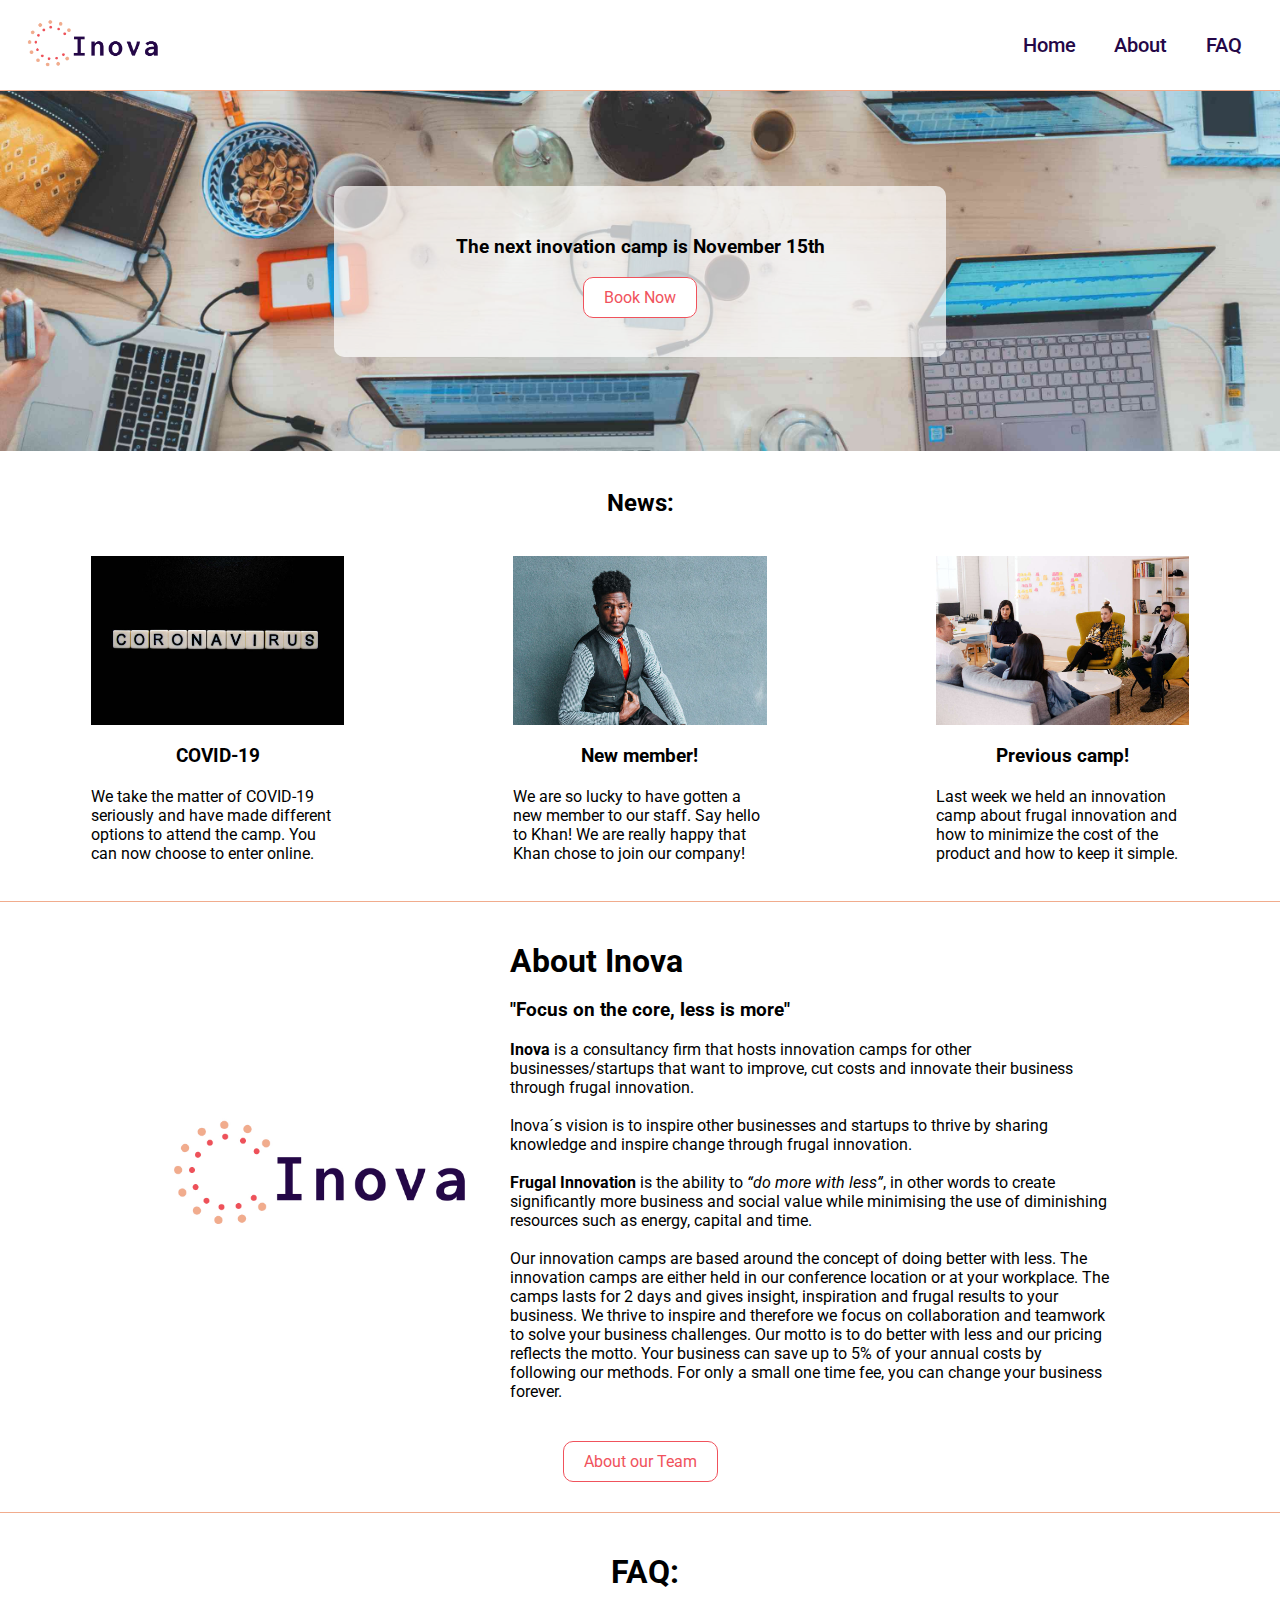
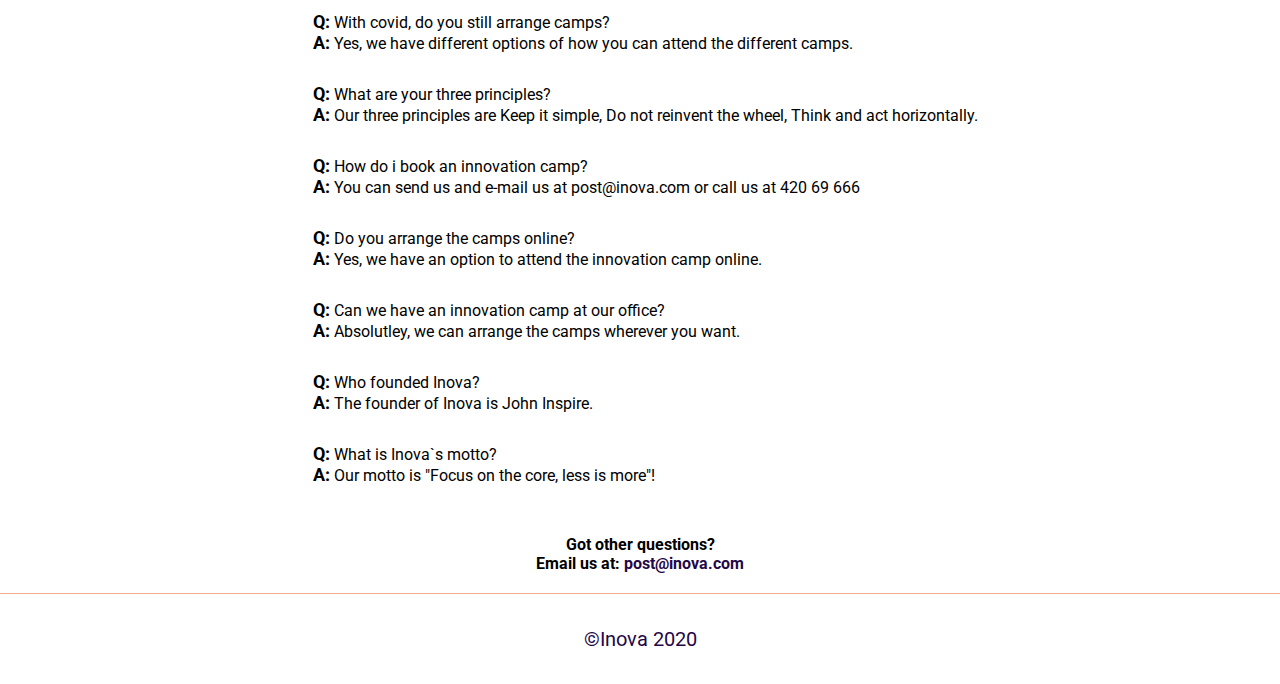
<file: index.html>
<!DOCTYPE html>
<html lang="en">
  <head>
    <meta charset="UTF-8" />
    <meta name="viewport" content="width=device-width, initial-scale=1.0" />
    <title>Inova</title>
    <link rel="stylesheet" href="assets/css/index.css" />
    <link rel="stylesheet" href="assets/css/nav.css" />
    <link rel="stylesheet" href="assets/css/slideshow.css" />
    <link rel="stylesheet" href="assets/css/news.css" />
    <link rel="stylesheet" href="assets/css/aboutinova.css" />
    <link rel="stylesheet" href="assets/css/faq.css" />
    <link rel="stylesheet" href="assets/css/footer.css" />
    <link
      href="https://fonts.googleapis.com/css2?family=Roboto:wght@400;500&display=swap"
      rel="stylesheet"
    />
    <link rel="icon" type="image/png" href="assets/img/favicon.png" />
  </head>
  <body>
    <nav>
      <a href="index.html">
        <img src="assets/img/nav-logo.jpg" alt="inova logo"
      /></a>
      <div class="nav-links">
        <a href="">Home</a>
        <a href="#about">About</a>
        <a href="#faq">FAQ</a>
      </div>
    </nav>

    <div class="content">
      <div class="slideshow">
        <div class="slideshow-img">
          <div class="slideshow-overlay">
            <h3>The next inovation camp is November 15th</h3>
            <a class="button" href="calendar.html">Book Now</a>
          </div>
        </div>
      </div>

      <div class="news">
        <h2>News:</h2>

        <div class="news-articles">
          <div class="article">
            <img src="assets/img/news-covid.jpg" alt="covid 19" />
            <h3>COVID-19</h3>
            <p>
              We take the matter of COVID-19 seriously and have made different
              options to attend the camp. You can now choose to enter online.
            </p>
          </div>

          <div class="article">
            <img src="assets/img/news-new-employee.jpg" alt="portrait" />
            <h3>New member!</h3>
            <p>
              We are so lucky to have gotten a new member to our staff. Say
              hello to Khan! We are really happy that Khan chose to join our
              company!
            </p>
          </div>

          <div class="article">
            <img
              src="assets/img/news-innovation-camp.jpg"
              alt="group of people"
            />
            <h3>Previous camp!</h3>
            <p>
              Last week we held an innovation camp about frugal innovation and
              how to minimize the cost of the product and how to keep it simple.
            </p>
          </div>
        </div>
      </div>
    </div>

    <div id="about">
      <div class="aboutcontainer">
        <img class="image" src="assets/img/nav-logo.jpg" alt="inova logo" />

        <div class="text">
          <h1>About Inova</h1>
          <br />
          <h3>"Focus on the core, less is more"</h3>
          <br />
          <p>
            <strong>Inova</strong> is a consultancy firm that hosts innovation
            camps for other businesses/startups that want to improve, cut costs
            and innovate their business through frugal innovation.
          </p>
          <br />
          <p>
            Inova´s vision is to inspire other businesses and startups to thrive
            by sharing knowledge and inspire change through frugal innovation.
          </p>
          <br />
          <p>
            <strong>Frugal Innovation</strong> is the ability to
            <em>“do more with less”</em>, in other words to create significantly
            more business and social value while minimising the use of
            diminishing resources such as energy, capital and time.
          </p>
          <br />
          <p>
            Our innovation camps are based around the concept of doing better
            with less. The innovation camps are either held in our conference
            location or at your workplace. The camps lasts for 2 days and gives
            insight, inspiration and frugal results to your business. We thrive
            to inspire and therefore we focus on collaboration and teamwork to
            solve your business challenges. Our motto is to do better with less
            and our pricing reflects the motto. Your business can save up to 5%
            of your annual costs by following our methods. For only a small one
            time fee, you can change your business forever.
          </p>
        </div>
      </div>

      <div class="button-container">
        <a class="button" href="about-us.html">About our Team</a>
      </div>
    </div>

    <div id="faq" class="faq-container">
      <div class="faq">
        <h1>FAQ:</h1>
        <p>
          <span class="letter">Q:</span> With covid, do you still arrange camps?
        </p>
        <p class="a">
          <span class="letter">A:</span> Yes, we have different options of how
          you can attend the different camps.
        </p>
        <p><span class="letter">Q:</span> What are your three principles?</p>
        <p class="a">
          <span class="letter">A:</span> Our three principles are Keep it
          simple, Do not reinvent the wheel, Think and act horizontally.
        </p>
        <p><span class="letter">Q:</span> How do i book an innovation camp?</p>
        <p class="a">
          <span class="letter">A:</span> You can send us and e-mail us at
          post@inova.com or call us at 420 69 666
        </p>
        <p><span class="letter">Q:</span> Do you arrange the camps online?</p>
        <p class="a">
          <span class="letter">A:</span> Yes, we have an option to attend the
          innovation camp online.
        </p>
        <p>
          <span class="letter">Q:</span> Can we have an innovation camp at our
          office?
        </p>
        <p class="a">
          <span class="letter">A:</span> Absolutley, we can arrange the camps
          wherever you want.
        </p>
        <p><span class="letter">Q:</span> Who founded Inova?</p>
        <p class="a">
          <span class="letter">A:</span> The founder of Inova is John Inspire.
        </p>
        <p><span class="letter">Q:</span> What is Inova`s motto?</p>
        <p class="a">
          <span class="letter">A:</span> Our motto is "Focus on the core, less
          is more"!
        </p>
      </div>

      <div class="other-questions">
        <p>Got other questions?</p>
        <p>
          Email us at:
          <a class="link" href="mailto:post@inova.com">post@inova.com</a>
        </p>
      </div>
    </div>

    <footer><span>&#169; </span>Inova 2020</footer>

    <script src="assets/js/slideshow.js"></script>
  </body>
</html>
</file>
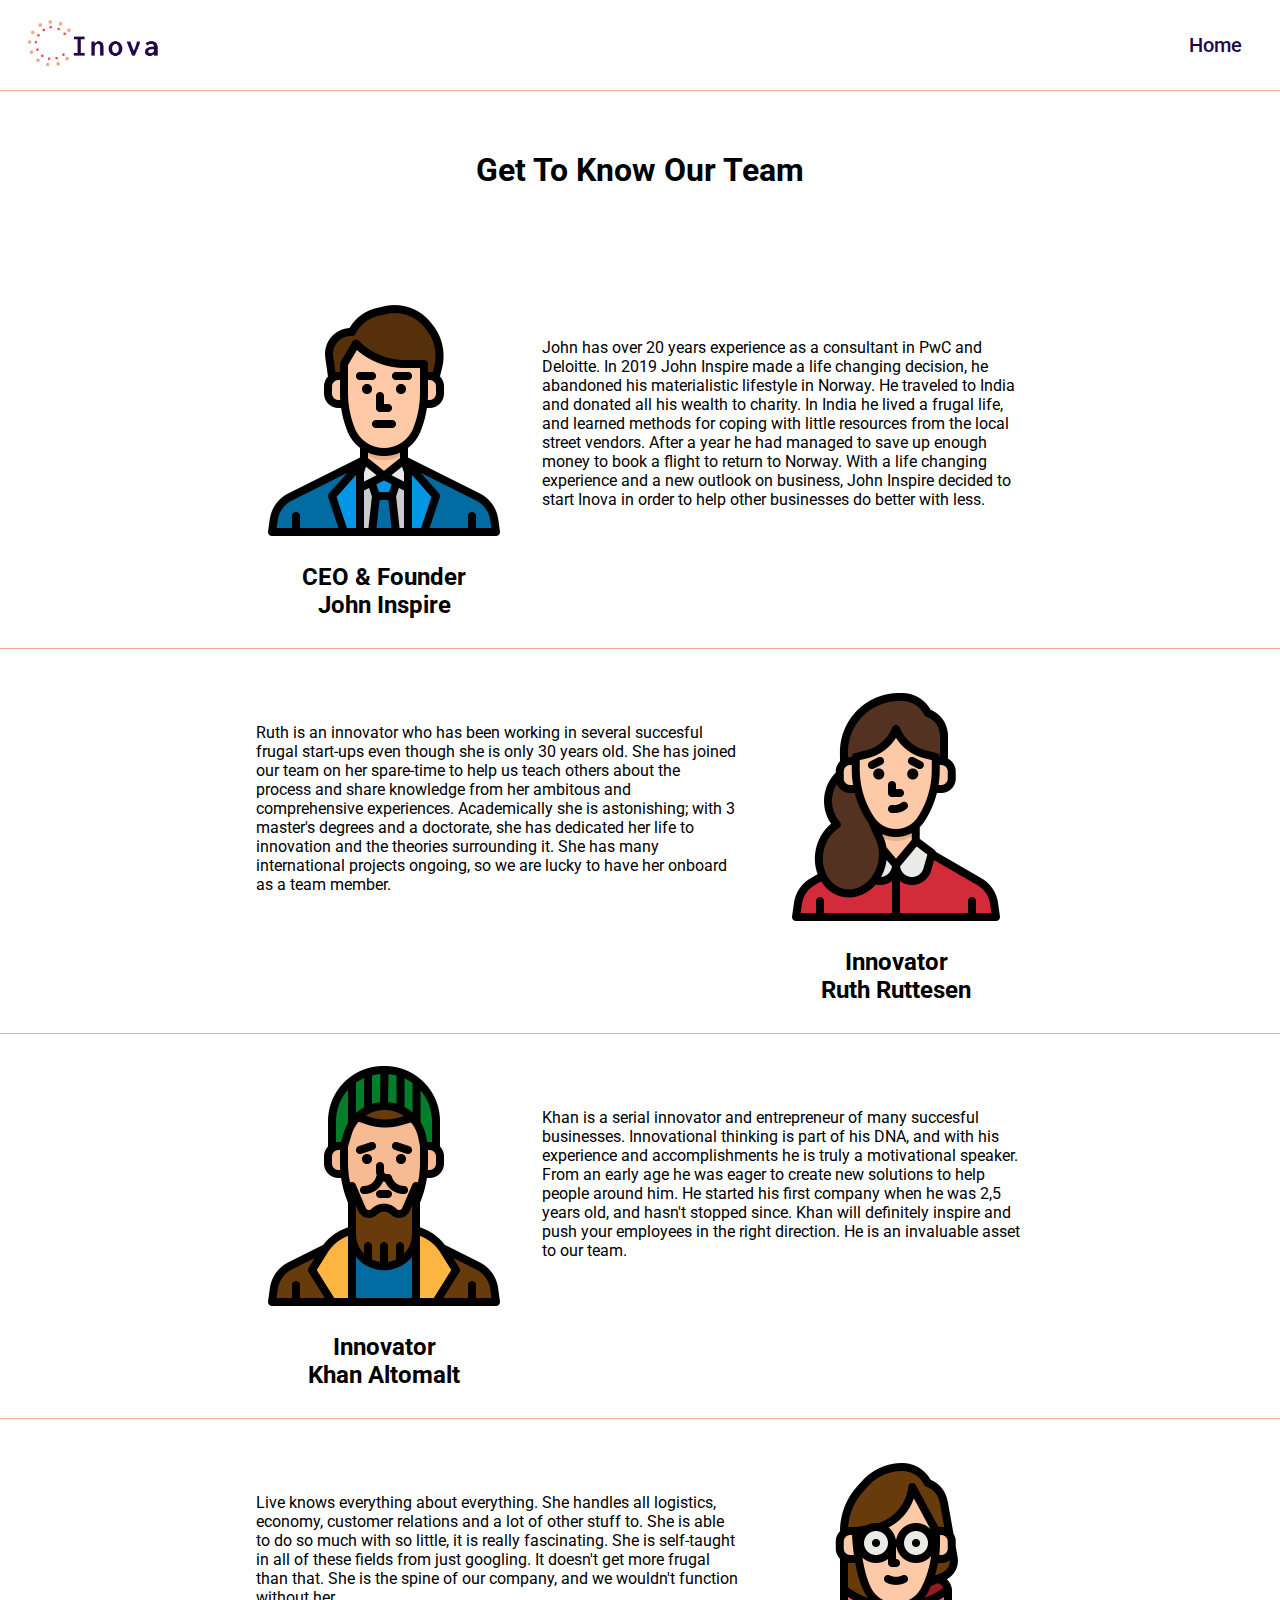
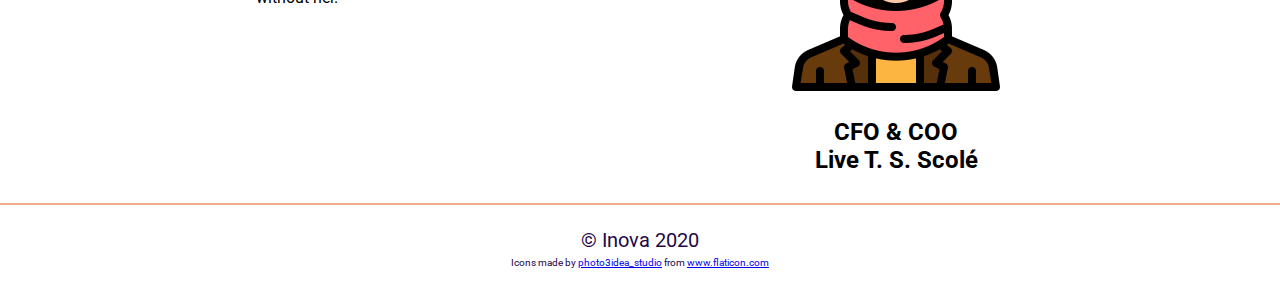
<file: about-us.html>
<!DOCTYPE html>
<html lang="en">
  <head>
    <meta charset="UTF-8" />
    <meta name="viewport" content="width=device-width, initial-scale=1.0" />
    <title>Inova</title>
    <link rel="stylesheet" href="assets/css/about-us.css" />
    <link rel="stylesheet" href="assets/css/nav.css" />
    <link rel="stylesheet" href="assets/css/footer.css" />
    <link
      href="https://fonts.googleapis.com/css2?family=Roboto:wght@400;500&display=swap"
      rel="stylesheet"
    />
    <link rel="icon" type="image/png" href="assets/img/favicon.png" />
  </head>

  <body>
    <nav>
      <a href="index.html">
        <img src="assets/img/nav-logo.jpg" alt="inova logo"
      /></a>
      <div class="nav-links">
        <a href="index.html">Home</a>
      </div>
    </nav>

    <div class="content">
      <div>
        <h1>Get To Know Our Team</h1>
      </div>
      <div class="about-container">
        <div>
          <img
            src="assets/img/john-inspire.png"
            alt="Picture of CEO John Inspire"
          />
          <h2>
            CEO & Founder<br />
            John Inspire
          </h2>
        </div>
        <div>
          <p>
            John has over 20 years experience as a consultant in PwC and
            Deloitte. In 2019 John Inspire made a life changing decision, he
            abandoned his materialistic lifestyle in Norway. He traveled to
            India and donated all his wealth to charity. In India he lived a
            frugal life, and learned methods for coping with little resources
            from the local street vendors. After a year he had managed to save
            up enough money to book a flight to return to Norway. With a life
            changing experience and a new outlook on business, John Inspire
            decided to start Inova in order to help other businesses do better
            with less.
          </p>
        </div>
      </div>
      <div class="about-container-alternate">
        <div>
          <p class="alternate">
            Ruth is an innovator who has been working in several succesful
            frugal start-ups even though she is only 30 years old. She has
            joined our team on her spare-time to help us teach others about the
            process and share knowledge from her ambitous and comprehensive
            experiences. Academically she is astonishing; with 3 master's
            degrees and a doctorate, she has dedicated her life to innovation
            and the theories surrounding it. She has many international projects
            ongoing, so we are lucky to have her onboard as a team member.
          </p>
        </div>
        <div>
          <img
            src="assets/img/ruth-ruttesen.png"
            alt="Picture of Innovator Ruth Ruttesen"
          />
          <h2>
            Innovator<br />
            Ruth Ruttesen
          </h2>
        </div>
      </div>
      <div class="about-container">
        <div>
          <img
            src="assets/img/khan-altomalt.png"
            alt="Picture of Innovator Khan Altomalt "
          />
          <h2>
            Innovator<br />
            Khan Altomalt
          </h2>
        </div>
        <div>
          <p>
            Khan is a serial innovator and entrepreneur of many succesful
            businesses. Innovational thinking is part of his DNA, and with his
            experience and accomplishments he is truly a motivational speaker.
            From an early age he was eager to create new solutions to help
            people around him. He started his first company when he was 2,5
            years old, and hasn't stopped since. Khan will definitely inspire
            and push your employees in the right direction. He is an invaluable
            asset to our team.
          </p>
        </div>
      </div>
      <div class="about-container-alternate">
        <div>
          <p class="alternate">
            Live knows everything about everything. She handles all logistics,
            economy, customer relations and a lot of other stuff to. She is able
            to do so much with so little, it is really fascinating. She is
            self-taught in all of these fields from just googling. It doesn't
            get more frugal than that. She is the spine of our company, and we
            wouldn't function without her.
          </p>
        </div>
        <div>
          <img
            src="assets/img/live-t-s-scole.png"
            alt="Picture of CFO, COO Live T. S. Scolé"
          />
          <h2>
            CFO & COO<br />
            Live T. S. Scolé
          </h2>
        </div>
      </div>
    </div>

    <footer>
      <div class="about-us-footer">
        <div><span>&#169; </span>Inova 2020</div>
        <p>
          Icons made by
          <a
            href="https://www.flaticon.com/authors/photo3idea-studio"
            title="photo3idea_studio"
          >
            photo3idea_studio</a
          >
          from
          <a href="https://www.flaticon.com/" title="Flaticon">
            www.flaticon.com</a
          >
        </p>
      </div>
    </footer>
  </body>
</html>
</file>
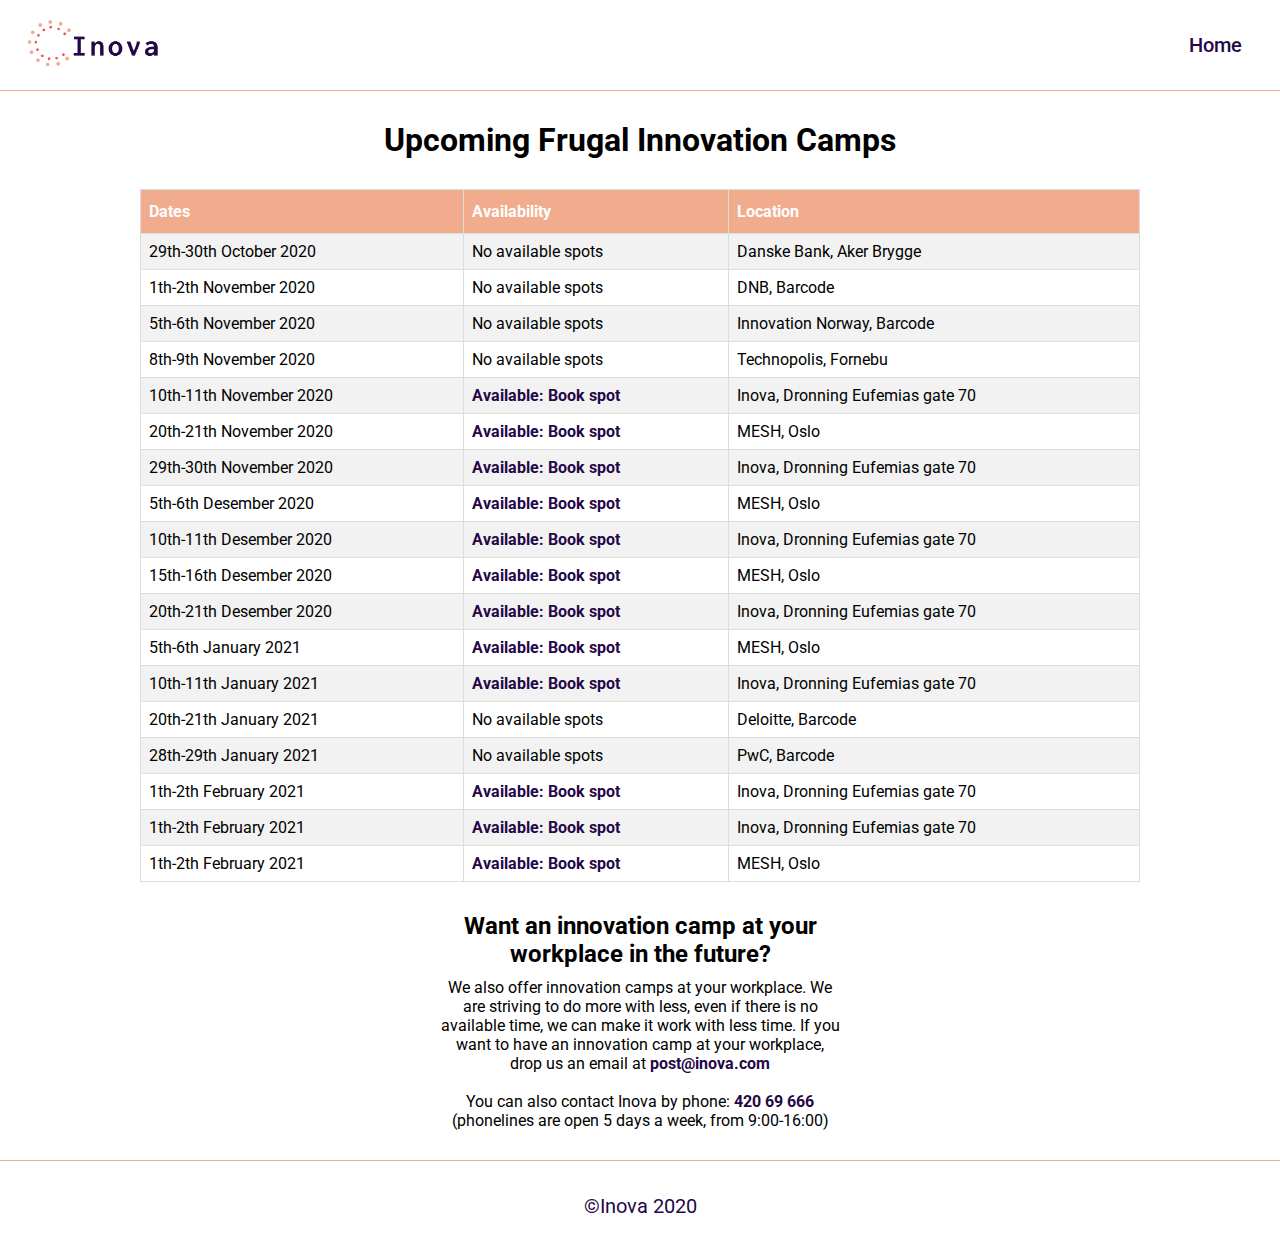
<file: calendar.html>
<!DOCTYPE html>
<html lang="en">
  <head>
    <meta charset="UTF-8" />
    <meta name="viewport" content="width=device-width, initial-scale=1.0" />
    <title>Inova</title>
    <link rel="stylesheet" href="assets/css/index.css" />
    <link rel="stylesheet" href="assets/css/nav.css" />
    <link rel="stylesheet" href="assets/css/footer.css" />
    <link rel="stylesheet" href="assets/css/calendar.css" />
    <link
      href="https://fonts.googleapis.com/css2?family=Roboto:wght@400;500&display=swap"
      rel="stylesheet"
    />
    <link rel="icon" type="image/png" href="assets/img/favicon.png" />
  </head>
  <body>
    <nav>
      <a href="index.html"
        ><img src="assets/img/nav-logo.jpg" alt="inova logo"
      /></a>
      <div class="nav-links">
        <a href="index.html">Home</a>
      </div>
    </nav>

    <div class="content">
      <h1 class="calendar-title">Upcoming Frugal Innovation Camps</h1>

      <div class="table-container">
        <table class="calendar">
          <tr>
            <th>Dates</th>
            <th>Availability</th>
            <th>Location</th>
          </tr>

          <tr>
            <td>29th-30th October 2020</td>
            <td>No available spots</td>
            <td>Danske Bank, Aker Brygge</td>
          </tr>

          <tr>
            <td>1th-2th November 2020</td>
            <td>No available spots</td>
            <td>DNB, Barcode</td>
          </tr>

          <tr>
            <td>5th-6th November 2020</td>
            <td>No available spots</td>
            <td>Innovation Norway, Barcode</td>
          </tr>

          <tr>
            <td>8th-9th November 2020</td>
            <td>No available spots</td>
            <td>Technopolis, Fornebu</td>
          </tr>

          <tr>
            <td>10th-11th November 2020</td>
            <td>
              <a class="link" href="mailto:post@inova.com"
                >Available: Book spot</a
              >
            </td>
            <td>Inova, Dronning Eufemias gate 70</td>
          </tr>

          <tr>
            <td>20th-21th November 2020</td>
            <td>
              <a class="link" href="mailto:post@inova.com"
                >Available: Book spot</a
              >
            </td>
            <td>MESH, Oslo</td>
          </tr>

          <tr>
            <td>29th-30th November 2020</td>
            <td>
              <a class="link" href="mailto:post@inova.com"
                >Available: Book spot</a
              >
            </td>
            <td>Inova, Dronning Eufemias gate 70</td>
          </tr>

          <tr>
            <td>5th-6th Desember 2020</td>
            <td>
              <a class="link" href="mailto:post@inova.com"
                >Available: Book spot</a
              >
            </td>
            <td>MESH, Oslo</td>
          </tr>

          <tr>
            <td>10th-11th Desember 2020</td>
            <td>
              <a class="link" href="mailto:post@inova.com"
                >Available: Book spot</a
              >
            </td>
            <td>Inova, Dronning Eufemias gate 70</td>
          </tr>

          <tr>
            <td>15th-16th Desember 2020</td>
            <td>
              <a class="link" href="mailto:post@inova.com"
                >Available: Book spot</a
              >
            </td>
            <td>MESH, Oslo</td>
          </tr>

          <tr>
            <td>20th-21th Desember 2020</td>
            <td>
              <a class="link" href="mailto:post@inova.com"
                >Available: Book spot</a
              >
            </td>
            <td>Inova, Dronning Eufemias gate 70</td>
          </tr>

          <tr>
            <td>5th-6th January 2021</td>
            <td>
              <a class="link" href="mailto:post@inova.com"
                >Available: Book spot</a
              >
            </td>
            <td>MESH, Oslo</td>
          </tr>

          <tr>
            <td>10th-11th January 2021</td>
            <td>
              <a class="link" href="mailto:post@inova.com"
                >Available: Book spot</a
              >
            </td>
            <td>Inova, Dronning Eufemias gate 70</td>
          </tr>

          <tr>
            <td>20th-21th January 2021</td>
            <td>No available spots</td>
            <td>Deloitte, Barcode</td>
          </tr>

          <tr>
            <td>28th-29th January 2021</td>
            <td>No available spots</td>
            <td>PwC, Barcode</td>
          </tr>

          <tr>
            <td>1th-2th February 2021</td>
            <td>
              <a class="link" href="mailto:post@inova.com"
                >Available: Book spot</a
              >
            </td>
            <td>Inova, Dronning Eufemias gate 70</td>
          </tr>

          <tr>
            <td>1th-2th February 2021</td>
            <td>
              <a class="link" href="mailto:post@inova.com"
                >Available: Book spot</a
              >
            </td>
            <td>Inova, Dronning Eufemias gate 70</td>
          </tr>

          <tr>
            <td>1th-2th February 2021</td>
            <td>
              <a class="link" href="mailto:post@inova.com"
                >Available: Book spot</a
              >
            </td>
            <td>MESH, Oslo</td>
          </tr>
        </table>
      </div>

      <div class="requestcamp">
        <h2>Want an innovation camp at your workplace in the future?</h2>

        <p>
          We also offer innovation camps at your workplace. We are striving to
          do more with less, even if there is no available time, we can make it
          work with less time. If you want to have an innovation camp at your
          workplace, drop us an email at
          <a class="link" href="mailto:post@inova.com">post@inova.com</a>
          <br />
          <br />
          You can also contact Inova by phone:
          <a class="link" href="tel:42069666">420 69 666</a>
          <br />
          (phonelines are open 5 days a week, from 9:00-16:00)
        </p>
      </div>
    </div>

    <footer><span>&#169; </span>Inova 2020</footer>
  </body>
</html>
</file>
<file: assets/css/index.css>
* {
  margin: 0;
  padding: 0;
}

html,
body {
  height: 100%;
  scroll-behavior: smooth;
}

body {
  font-family: "Roboto", sans-serif;
  background-color: #ffffff;
}

.content {
  min-height: 80vh;
}

.link {
  text-decoration: none;
  color: #240747;
  font-weight: bold;
}

.link:hover {
  border-bottom: #f1ac8d solid 2px;
}

.button {
  text-decoration: none;
  color: #F0525C;
  background-color: white;
  padding: 10px 20px;
  border: 1px solid #F0525C;
  border-radius: 10px;
}

.button:hover {
  color: white;
  background-color: #F0525C;
  border-color: #F0525C;
}
</file>
<file: assets/css/nav.css>
nav {
  display: flex;
  justify-content: center;
  align-items: center;
  width: 100vw;
  height: 10vh;
  justify-content: space-between;
  border-bottom: 1px solid #f1ac8d;
}

.nav-links {
  width: 100%;
  display: flex;
  justify-content: flex-end;
  align-items: center;
}

.nav-links a {
  margin-right: 3vw;
  font-size: 20px;
  text-decoration: none;
  color: #240747;
  font-weight: 500;
}

.nav-links a:hover {
  color: #f1ac8d;
  border-bottom: #f1ac8d solid 2px;
}

nav img {
  width: auto;
  height: 50px;
  padding: 2vw;
}
</file>
<file: assets/css/slideshow.css>
.slideshow {
  width: 100vw;
}

.slideshow div {
  width: 100vw;
}

.slideshow-img {
  background-image: url("../img/slideshow1.jpg");
  height: 40vh;
  background-position: center;
  background-repeat: no-repeat;
  background-size: cover;
  display: flex;
  justify-content: center;
  align-items: center;
}

.slideshow-overlay {
  text-align: center;
  background-color: rgba(255, 255, 255, 0.7);
  padding: 50px;
  max-width: 40vw;
  border-radius: 10px;
}

.slideshow-overlay h3 {
  margin-bottom: 30px;
  color: black;
}
</file>
<file: assets/css/news.css>
.news {
  height: 50vh;
  display: flex;
  flex-direction: column;
  justify-content: space-evenly;
  border-bottom: 1px solid #f1ac8d;
}

.news h2 {
  text-align: center;
}

.news-articles {
  display: flex;
  flex-direction: row;
  justify-content: center;
  align-items: center;
}

.news-articles .article {
  display: flex;
  flex-direction: column;
  align-items: center;
  width: 33%;
}

.news-articles .article h3 {
  text-align: center;
  padding: 20px;
}

.news-articles .article p {
  max-width: 60%;
}

.news-articles .article img {
  max-width: 60%;
}

@media only screen and (max-width: 1000px) {
  .news-articles {
    flex-direction: column;
  }

  .news-articles .article {
    width: 100%;
    padding: 20px 0;
  }

  .news h2 {
    padding-top: 30px;
  }

  .news {
    height: auto;
  }
}
</file>
<file: assets/css/aboutinova.css>
.aboutcontainer {
  display: flex;
  flex-direction: row;
  justify-content: center;
  align-items: center;
  padding: 20px;
}

.button-container {
  display: flex;
  align-items: center;
  justify-content: center;
  margin-bottom: 30px;
}

.image {
  flex: 30%;
  padding: 20px;
}

.image {
  width: 100%;
  max-width: 300px;
}

.text {
  flex: 70%;
  padding: 20px;
  max-width: 600px;
}

p {
  margin: 0px;
}

/* Responsive layout - makes a one column layout instead of a two-column layout */
@media (max-width: 1000px) {
  .aboutcontainer {
    flex-direction: column;
  }
  .image {
    width: 50%;
    height: auto;
  }
}
</file>
<file: assets/css/faq.css>
.faq-container {
  border-top: 1px solid #f1ac8d;
  display: flex;
  flex-direction: column;
  justify-content: center;
  align-items: center;
}

.faq {
  display: flex;
  flex-direction: column;
  justify-content: center;
  margin-left: 10px;
  padding: 20px;
}

.faq h1 {
  text-align: center;
  margin-top: 20px;
  margin-bottom: 20px;
}

.letter {
  font-size: 18px;
  font-weight: bold;
}

.a {
  margin-bottom: 30px;
}

.other-questions {
  text-align: center;
  font-weight: 700;
  margin-bottom: 20px;
}
</file>
<file: assets/css/footer.css>
footer {
  border-top: 1px solid #f1ac8d;
  height: 10vh;
  display: flex;
  justify-content: center;
  align-items: center;
  font-size: 20px;
  color: #240747;
}
</file>
<file: assets/css/about-us.css>
* {
  margin: 0;
  padding: 0;
}

html,
body {
  height: 100%;
}

body {
  font-family: "Roboto", sans-serif;
  background-color: #ffffff;
}

.content {
  min-height: 80vh;
}

.content h1 {
  text-align: center;
  padding-top: 60px;
  padding-bottom: 75px;
}

.content h2 {
  text-align: center;
  padding-top: 15px;
  padding-bottom: 5px;
  width: 256px;
}

.about-container {
  display: flex;
  flex-direction: row;
  flex-wrap: nowrap;
  padding-top: 24px;
  padding-bottom: 24px;
  padding-left: 20%;
  padding-right: 20%;
  justify-content: center;
  border-bottom: #f1ac8d solid 1px;
}

.about-container-alternate {
  display: flex;
  flex-direction: row;
  flex-wrap: nowrap;
  padding-top: 24px;
  padding-bottom: 24px;
  padding-left: 20%;
  padding-right: 20%;
  justify-content: center;
  border-bottom: #f1ac8d solid 1px;
}

.content img {
  height: 256px;
}

.content p {
  margin-top: 50px;
  padding-left: 30px;
  padding-right: 0px;
}

.content p.alternate {
  margin-top: 50px;
  padding-left: 0px;
  padding-right: 30px;
}

@media screen and (max-width: 1000px) {

  .content h1 {
    padding-bottom: 25px;
  }

  .about-container {
    flex-wrap: wrap;
    padding-left: 15%;
    padding-right: 15%;
  }

  .about-container-alternate {
    flex-wrap: wrap-reverse;
    padding-left: 15%;
    padding-right: 15%;
  }

  .content p {
    margin-top: 20px;
    padding-left: 0px;
    padding-right: 0px;
  }

  .content p.alternate {
    margin-top: 20px;
    padding-left: 0px;
    padding-right: 0px;
  }
}

.about-us-footer {
  display: inline;
  text-align: center;
}

.about-us-footer p {
  font-size: 10px;
  padding: 5px;
}
</file>
<file: assets/css/calendar.css>
.calendar-title {
  text-align: center;
  padding: 30px;
}

.table-container {
  display: flex;
  justify-content: center;
  align-items: center;
  padding: 0 30px;
}

.calendar {
  border-collapse: collapse;
  width: 100%;
  max-width: 1000px;
  font-size: 16px;
}

.calendar td,
.calendar th {
  border: 1px solid #dddddd;
  padding: 8px;
}

.calendar tr:nth-child(even) {
  background-color: #f2f2f2;
}

.calendar tr:hover {
  background-color: #ddd;
}

.calendar th {
  padding-top: 12px;
  padding-bottom: 12px;
  text-align: left;
  background-color: #f1ac8d;
  color: white;
}

.requestcamp {
  padding: 30px;
  text-align: center;
  max-width: 400px;
  display: block;
  margin-left: auto;
  margin-right: auto;
}

.requestcamp h2 {
  padding-bottom: 10px;
}
</file>
